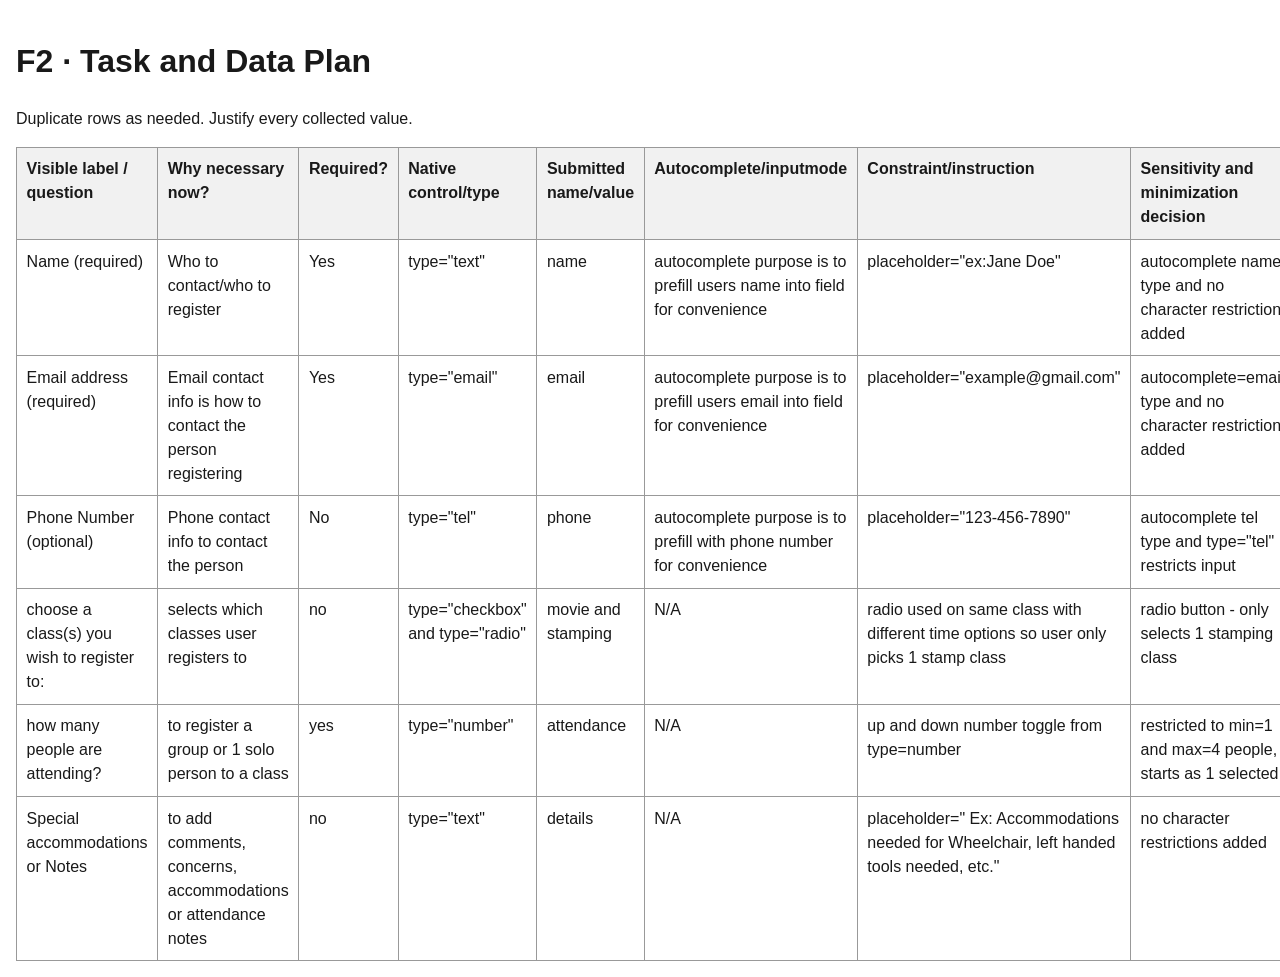
<file: field-inventory-template.html>
<!doctype html>
<html lang="en">
    <head>
        <meta charset="utf-8">
        <meta name="viewport" content="width=device-width,initial-scale=1">
        <title>Field Inventory</title>
        <style>
        body{
            font-family:Arial,sans-serif;
            line-height:1.5;
            max-width:80rem;
            margin:auto;
            padding:1rem;
            color:#191919;
        }
        table{
            width:100%;
            border-collapse:collapse;
        }
        th,td{
            padding:.6rem;
            border:1px solid #999;
            text-align:left;
            vertical-align:top;
        }
        th{
            background:#f1f1f1;
        }
        </style>
        </head>
        <body>
            <h1>F2 · Task and Data Plan</h1>
            <p>Duplicate rows as needed. Justify every collected value.</p>
            <table>
                <thead>
                    <tr>
                        <th>Visible label / question</th>
                        <th>Why necessary now?</th>
                        <th>Required?</th>
                        <th>Native control/type</th>
                        <th>Submitted name/value</th>
                        <th>Autocomplete/inputmode</th>
                        <th>Constraint/instruction</th>
                        <th>Sensitivity and minimization decision</th>
                    </tr>
                </thead>
                <tbody>
                    <tr>
                        <td>Name (required)</td>
                        <td>Who to contact/who to register</td>
                        <td>Yes</td>
                        <td>type="text"</td>
                        <td>name</td>
                        <td>autocomplete purpose is to prefill users name into field for convenience</td>
                        <td>placeholder="ex:Jane Doe"</td>
                        <td>autocomplete name type and no character restriction added</td>
                    </tr>

                    <tr>
                        <td>Email address (required)</td>
                        <td>Email contact info is how to contact the person registering </td>
                        <td>Yes</td>
                        <td>type="email"</td>
                        <td>email</td>
                        <td>autocomplete purpose is to prefill users email into field for convenience</td>
                        <td>placeholder="example@gmail.com"</td>
                        <td>autocomplete=email type and no character restriction added</td>
                    </tr>

                    <tr>
                        <td>Phone Number (optional)</td>
                        <td>Phone contact info to contact the person </td>
                        <td>No</td>
                        <td>type="tel"</td>
                        <td>phone</td>
                        <td>autocomplete purpose is to prefill with phone number for convenience</td>
                        <td>placeholder="123-456-7890"</td>
                        <td>autocomplete tel type and type="tel" restricts input</td>
                    </tr>

                    <tr>
                        <td>choose a class(s) you wish to register to:</td>
                        <td>selects which classes user registers to </td>
                        <td>no</td>
                        <td>type="checkbox" and type="radio"</td>
                        <td>movie and stamping</td>
                        <td>N/A</td>
                        <td>radio used on same class with different time options so user only picks 1 stamp class</td>
                        <td>radio button - only selects 1 stamping class </td>
                    </tr>

                    <tr>
                        <td>how many people are attending?</td>
                        <td>to register a group or 1 solo person to a class</td>
                        <td>yes</td>
                        <td>type="number"</td>
                        <td>attendance</td>
                        <td>N/A</td>
                        <td>up and down number toggle from type=number</td>
                        <td>restricted to min=1 and max=4 people, starts as 1 selected</td>
                    </tr>

                    <tr>
                        <td>Special accommodations or Notes </td>
                        <td>to add comments, concerns, accommodations or attendance notes</td>
                        <td>no</td>
                        <td>type="text"</td>
                        <td>details</td>
                        <td>N/A</td>
                        <td>placeholder=" Ex: Accommodations needed for Wheelchair, left handed tools needed, etc."</td>
                        <td>no character restrictions added</td>
                    </tr>
                </tbody>
            </table>
        </body>
        </html>
</file>
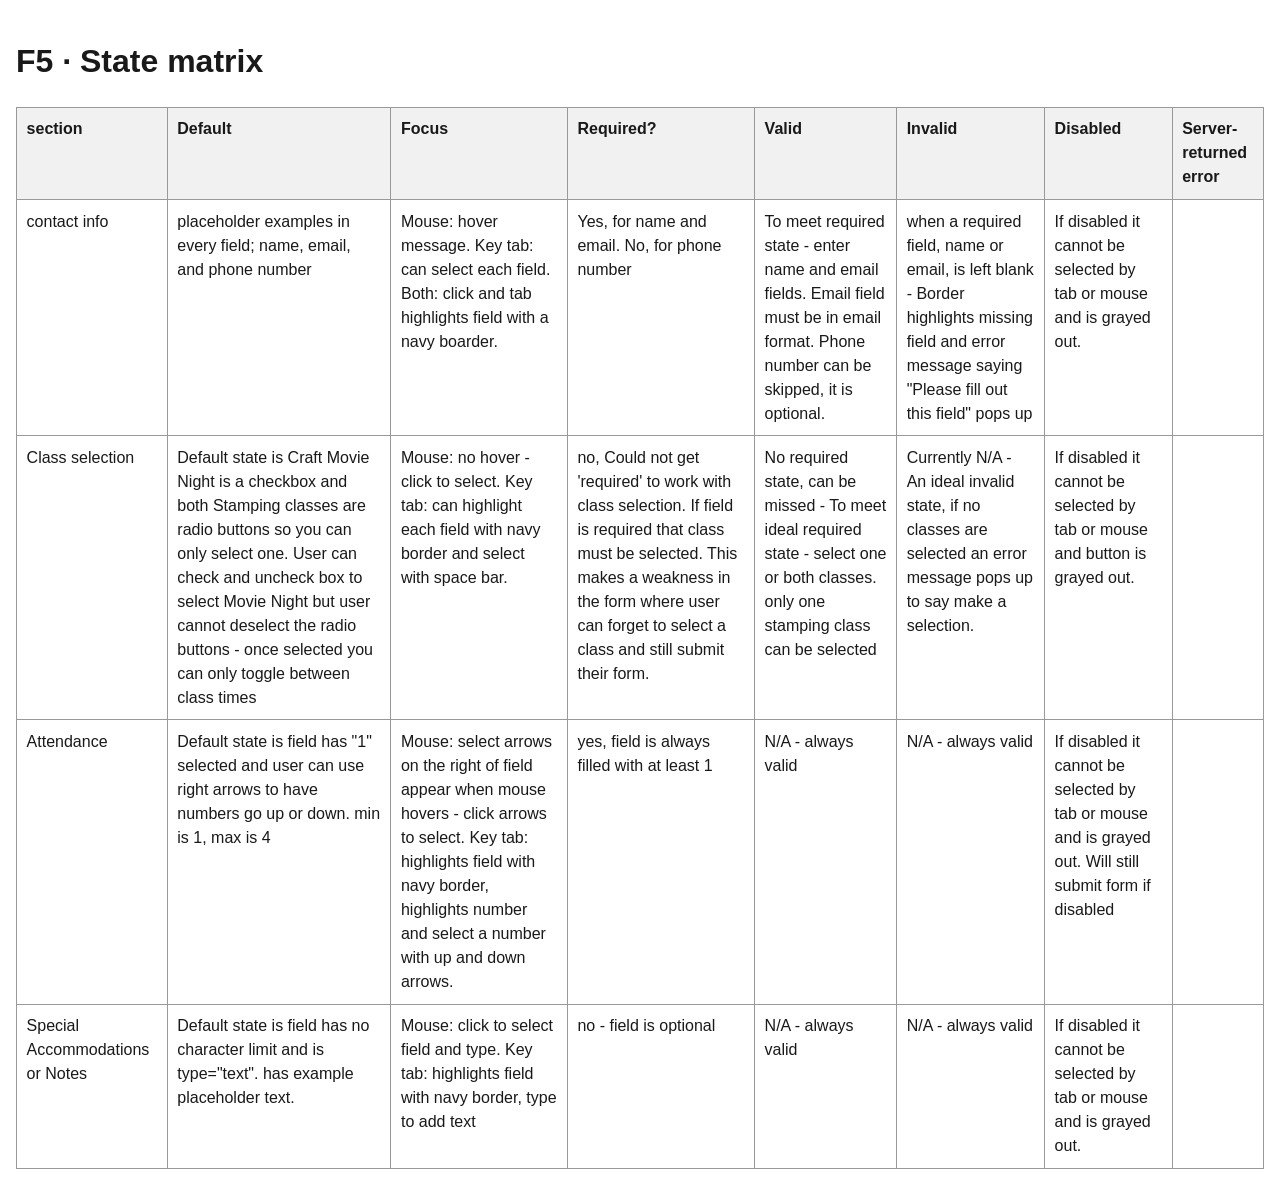
<file: state-matrix.html>
<!doctype html>
<html lang="en">
    <head>
        <meta charset="utf-8">
        <meta name="viewport" content="width=device-width,initial-scale=1">
        <title>Field Inventory</title>
        <style>
        body{
            font-family:Arial,sans-serif;
            line-height:1.5;
            max-width:80rem;
            margin:auto;
            padding:1rem;
            color:#191919;
        }
        table{
            width:100%;
            border-collapse:collapse;
        }
        th,td{
            padding:.6rem;
            border:1px solid #999;
            text-align:left;
            vertical-align:top;
        }
        th{
            background:#f1f1f1;
        }
        </style>
        </head>
        <body>
            <h1>F5 · State matrix</h1>
            <p></p>
            <table>
                <thead>
                    <tr>
                        <th>section</th>
                        <th>Default</th>
                        <th>Focus</th>
                        <th>Required?</th>
                        <th>Valid</th>
                        <th>Invalid</th>
                        <th>Disabled</th>
                        <th>Server-returned error</th>
                    </tr>
                </thead>
                <tbody>
                    <tr>
                        <td>contact info</td>
                        <td>placeholder examples in every field; name, email, and phone number</td>
                        <td>Mouse: hover message. Key tab: can select each field. Both: click and tab highlights field with a navy boarder. </td>
                        <td>Yes, for name and email. No, for phone number</td>
                        <td>To meet required state - enter name and email fields. Email field must be in email format. Phone number can be skipped, it is optional.</td>
                        <td>when a required field, name or email, is left blank - Border highlights missing field and error message saying "Please fill out this field" pops up</td>
                        <td>If disabled it cannot be selected by tab or mouse and is grayed out.</td>
                        <td></td>
                    </tr>

                    <tr>
                        <td>Class selection</td>
                        <td>Default state is Craft Movie Night is a checkbox and both Stamping classes are radio buttons so you can only select one. User can check and uncheck box to select Movie Night but user cannot deselect the radio buttons - once selected you can only toggle between class times</td>
                        <td>Mouse: no hover - click to select. Key tab: can highlight each field with navy border and select with space bar.</td>
                        <td>no, Could not get 'required' to work with class selection. If field is required that class must be selected. This makes a weakness in the form where user can forget to select a class and still submit their form. </td>
                        <td>No required state, can be missed - To meet ideal required state - select one or both classes. only one stamping class can be selected</td>
                        <td>Currently N/A - An ideal invalid state, if no classes are selected an error message pops up to say make a selection.</td>
                        <td>If disabled it cannot be selected by tab or mouse and button is grayed out.</td>
                        <td></td>
                    </tr>

                    <tr>
                        <td>Attendance</td>
                        <td>Default state is field has "1" selected and user can use right arrows to have numbers go up or down. min is 1, max is 4</td>
                        <td>Mouse: select arrows on the right of field appear when mouse hovers - click arrows to select. Key tab: highlights field with navy border, highlights number and select a number with up and down arrows.</td>
                        <td>yes, field is always filled with at least 1</td>
                        <td>N/A - always valid </td>
                        <td>N/A - always valid</td>
                        <td>If disabled it cannot be selected by tab or mouse and is grayed out. Will still submit form if disabled</td>
                        <td></td>
                    </tr>

                    <tr>
                        <td>Special Accommodations or Notes</td>
                        <td>Default state is field has no character limit and is type="text". has example placeholder text.</td>
                        <td>Mouse: click to select field and type. Key tab: highlights field with navy border, type to add text</td>
                        <td>no - field is optional</td>
                        <td>N/A - always valid </td>
                        <td>N/A - always valid</td>
                        <td>If disabled it cannot be selected by tab or mouse and is grayed out.</td>
                        <td></td>
                    </tr>

                </tbody>
            </table>
        </body>
        </html>
</file>
